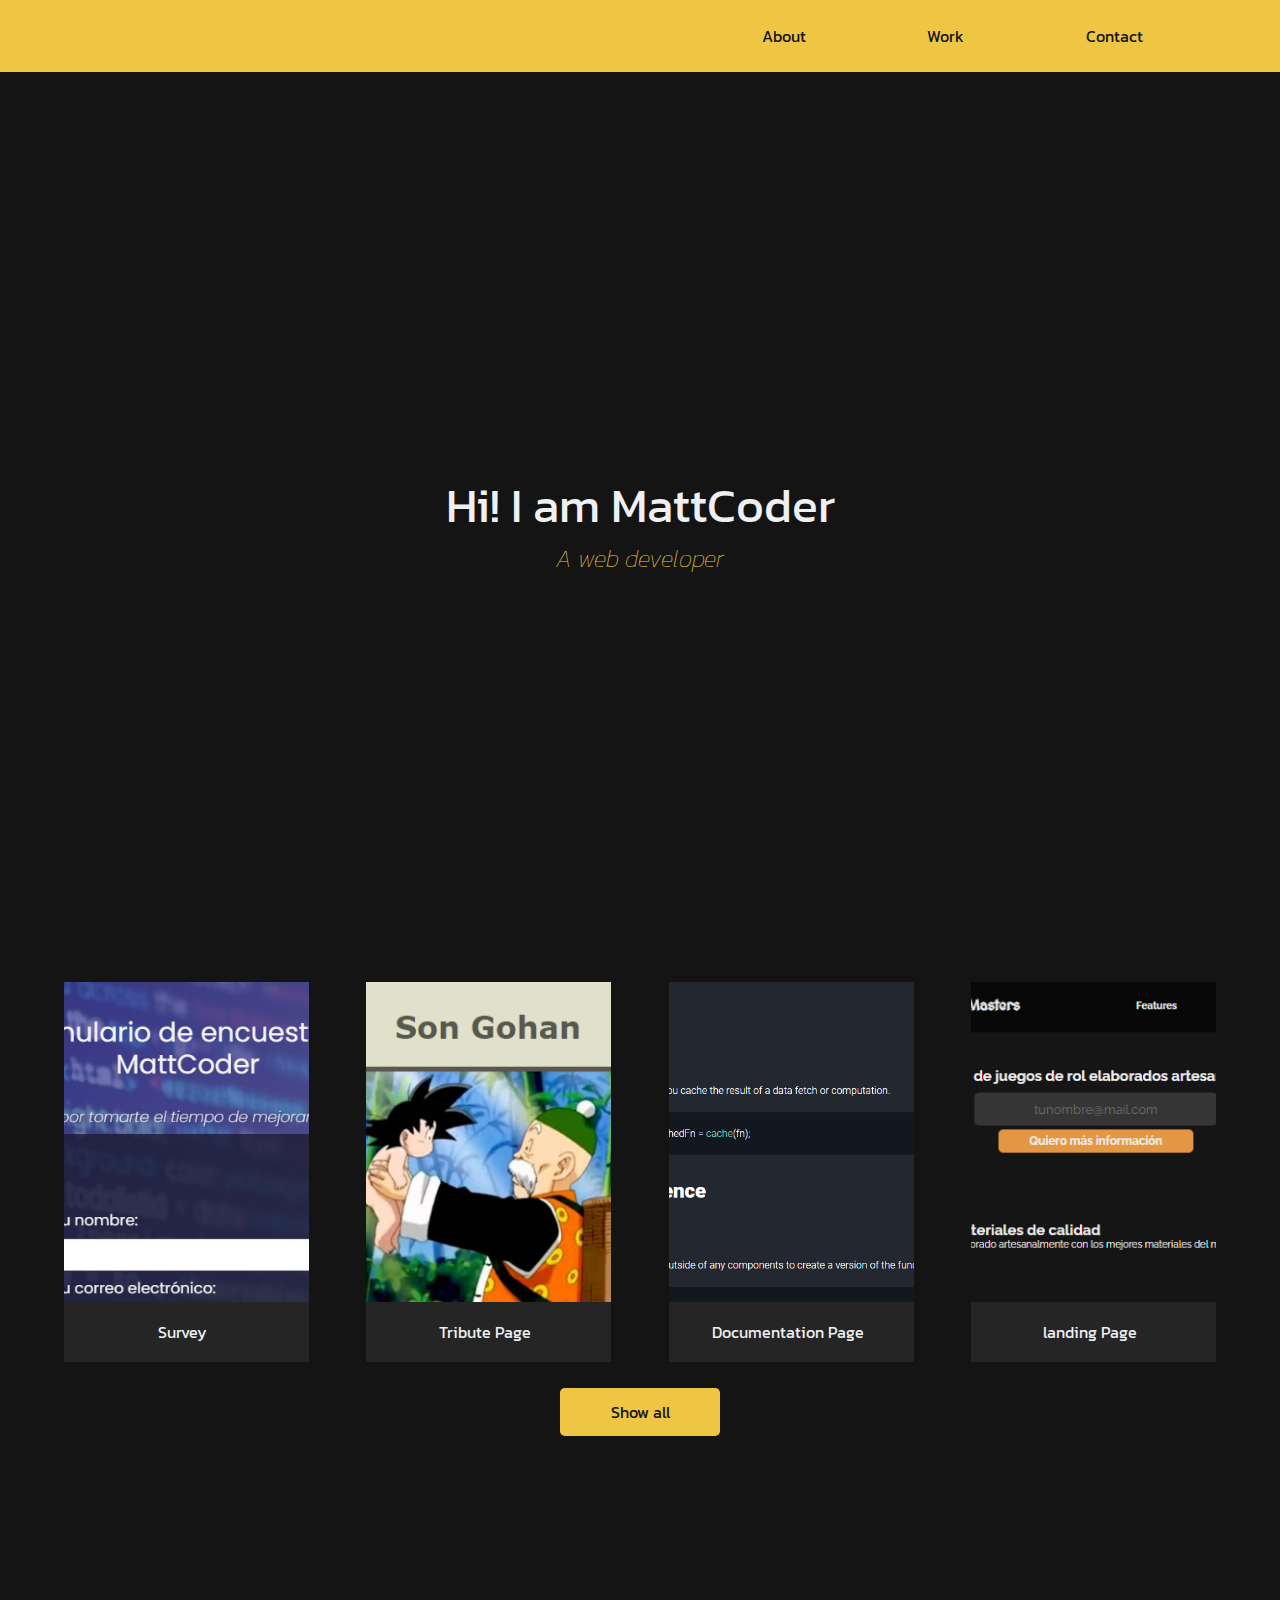
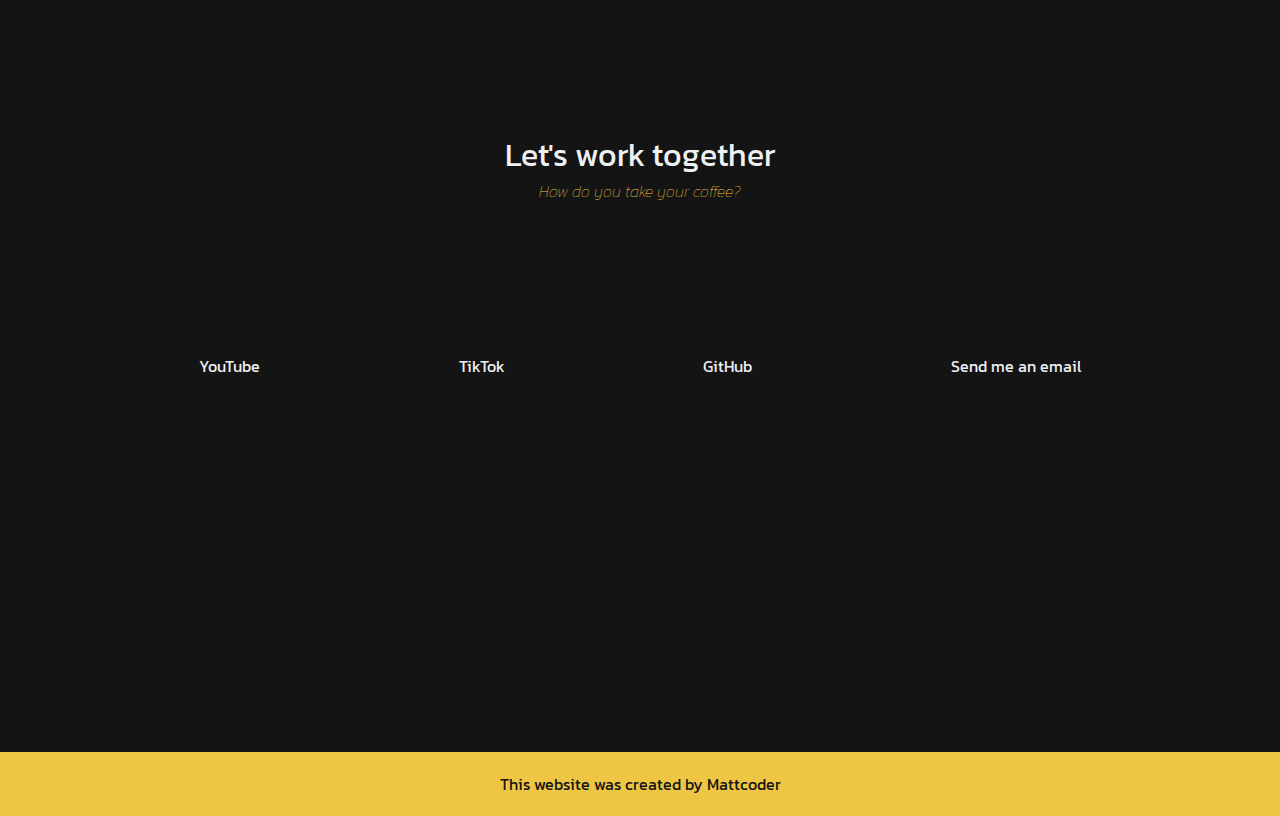
<file: portfolio/index.html>
<!DOCTYPE html>
<html lang="en">
  <head>
    <meta charset="utf-8">
    <link rel="stylesheet" href="styles.css">
    <title>MattCoder Portfolio</title>
    <link rel="stylesheet" href="https://use.fontawesome.com/releases/v5.8.2/css/all.css" integrity="sha384-oS3vJWv+0UjzBfQzYUhtDYW+Pj2yciDJxpsK1OYPAYjqT085Qq/1cq5FLXAZQ7Ay" crossorigin="anonymous">
  </head>
  <body>
    <header>
      <nav id="navbar">
        <span></span>
        <div id="navbar-links">
        <a class="navbar-link" href="#welcome-section">About</a>
        <a class="navbar-link" href="#projects">Work</a>
        <a class="navbar-link" href="#contact">Contact</a>
        </div>
      </nav>
    </header>
    <main>
      <section id="welcome-section">
        <h1>Hi! I am MattCoder</h1>
        <h2 class="text-fancy">A web developer</h2>
      </section>
      <section id="projects">
        <div id="projects-projects">
        <div id="project-survey" class="project-tile">
          <div class="project-image">
          <img src="images/survey-form.png">
          </div>
          <a class="project-link" href="https://mattcoder3.github.io/survey-form/"><span class="hover">&lt</span>Survey<span class="hover">/&gt</span></a>
        </div>
        <div id="project-tribute" class="project-tile">
          <div class="project-image">
          <img src="images/tribute-page.png">
          </div>
          <a class="project-link" href="https://mattcoder3.github.io/tribute-page/"><span class="hover">&lt</span>Tribute Page<span class="hover">/&gt</span></a>
        </div>
        <div id="project-documentation" class="project-tile">
          <div class="project-image">
          <img src="images/documentation-page.png">
          </div>
          <a class="project-link" href="https://mattcoder3.github.io/technical-documentation-page/"><span class="hover">&lt</span>Documentation Page<span class="hover">/&gt</span></a>
        </div>
        <div id="project-landing" class="project-tile">
          <div class="project-image">
          <img src="images/landing-page.png">
          </div>
          <a class="project-link" href="https://mattcoder3.github.io/landing-page/"><span class="hover">&lt</span>landing Page<span class="hover">/&gt</span></a>
          </div>
        </div>
        <div id="profile-link-container">
        <a id="profile-link" target="_blank" href="https://github.com/mattcoder3">Show all</a>
        </div>
      </section>
      <section id="contact">
        <h3>Let's work together</h3>
        <p class="text-fancy">How do you take your coffee?</p>
        <div class="contact-info">
          <a class="contact-link" href="https://youtube.com/@mattcoder3">
            <i class="fab fa-youtube"></i>
            <p>YouTube</p>
          </a>
          <a class="contact-link" href="https://www.tiktok.com/@mattcoder3">
            <i class="fas fa-mobile-alt"></i>
            <p>TikTok</p>
          </a>
          <a class="contact-link" href="https://github.com/mattcoder3">
            <i class="fab fa-github"></i>
            <p>GitHub</p>
          </a>
          <a class="contact-link" href="">
            <i class="fas fa-at"></i>
            <p>Send me an email</p>
          </a>
        </div>
      </section>
    </main>
    <footer>
      <p>This website was created by Mattcoder</p>
    </footer>
  </body>
</html>
</file>
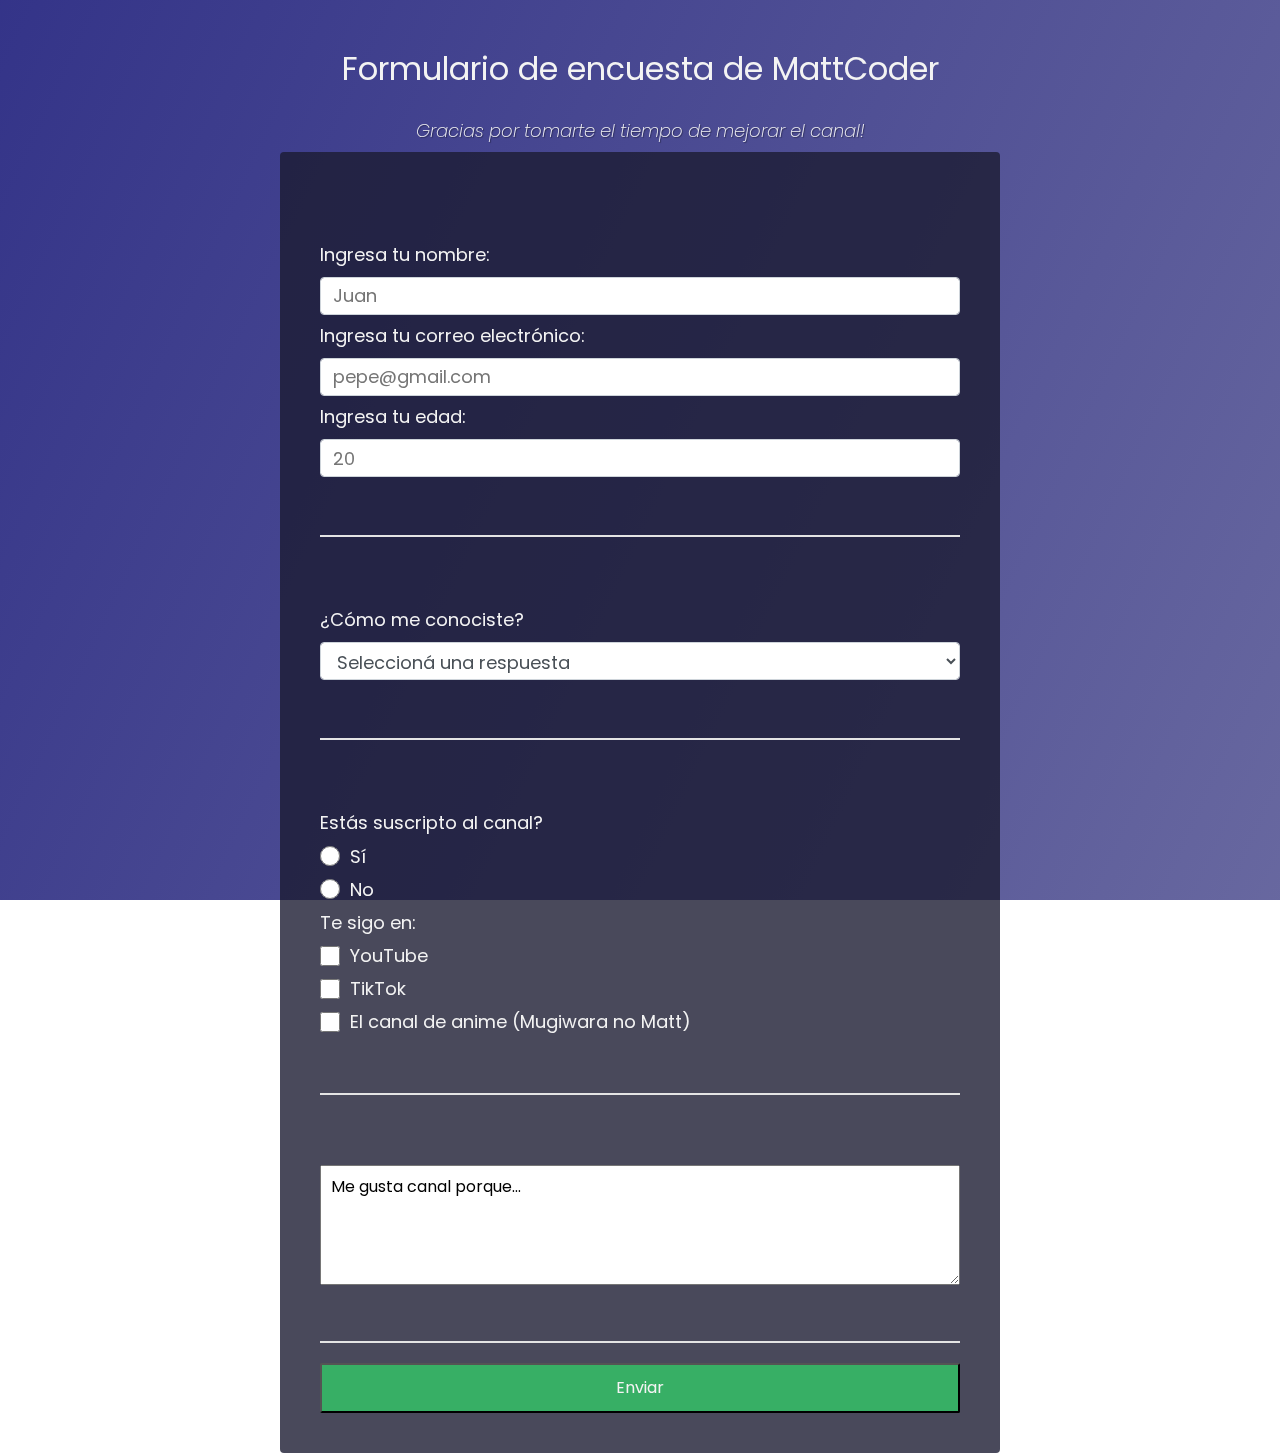
<file: survey-form/index.html>
<!DOCTYPE html>
<html>
  <head>
    <title>Formulario de encuesta</title>
    <meta charset="UTF-8">
    <link rel="stylesheet" href="styles.css" />
  </head>
  <body>
    <div class="container">
    <h1 class="header" id="title">Formulario de encuesta de MattCoder</h1>
    <p class="description" id="description">Gracias por tomarte el tiempo de mejorar el canal!</p>
    <form id="survey-form" >
      <fieldset class="form-group">
      <label id="name-label" for="name" class="label">Ingresa tu nombre:<input id="name" type="text" placeholder="Juan" class="form-control" required></label>
      <label id="email-label" class="label" for="email" >Ingresa tu correo electrónico:<input id="email" placeholder="pepe@gmail.com" type="email" class="form-control" required></label>
      <label id="number-label"  class="label" for="number">Ingresa tu edad:<input id="number" placeholder="20" class="form-control" type="number" min="5" max="250"><label>
    </fieldset>
    <fieldset class="form-group">
    <label class="label">
    ¿Cómo me conociste?
    <select id="dropdown" class="form-control">
      <option value="">Seleccioná una respuesta</option>
      <option value="1">Te encontré en YouTube</option>
      <option value="2">Te recomendó un amigo/conocido</option>
      <option value="3">Otro</option>
    </select>
    </label>
    </fieldset>
    <fieldset class="form-group">
      <p>Estás suscripto al canal?</p>
      <label><input class="input-radio" type="radio" name="suscrito" value="si">Sí</label>
      <label><input class="input-radio" type="radio" name="suscrito" value="no">No</label>
      <p>Te sigo en:</p>
      <label><input  class="input-checkbox" value="yt" type="checkbox" name="follow">YouTube</label>
      <label><input class="input-checkbox" value="tt" type="checkbox" name="follow">TikTok</label>
      <label><input class="input-checkbox" value="mnm" type="checkbox" name="follow">El canal de anime (Mugiwara no Matt)</label>
    </fieldset>
    <fieldset class="form-group">
      <textarea class="input-textarea">Me gusta canal porque...</textarea>
    </fieldset>
    <input class="submit-button" type="submit" value="Enviar" id="submit">
    </form>
    </div>
  </body>
</html>
</file>
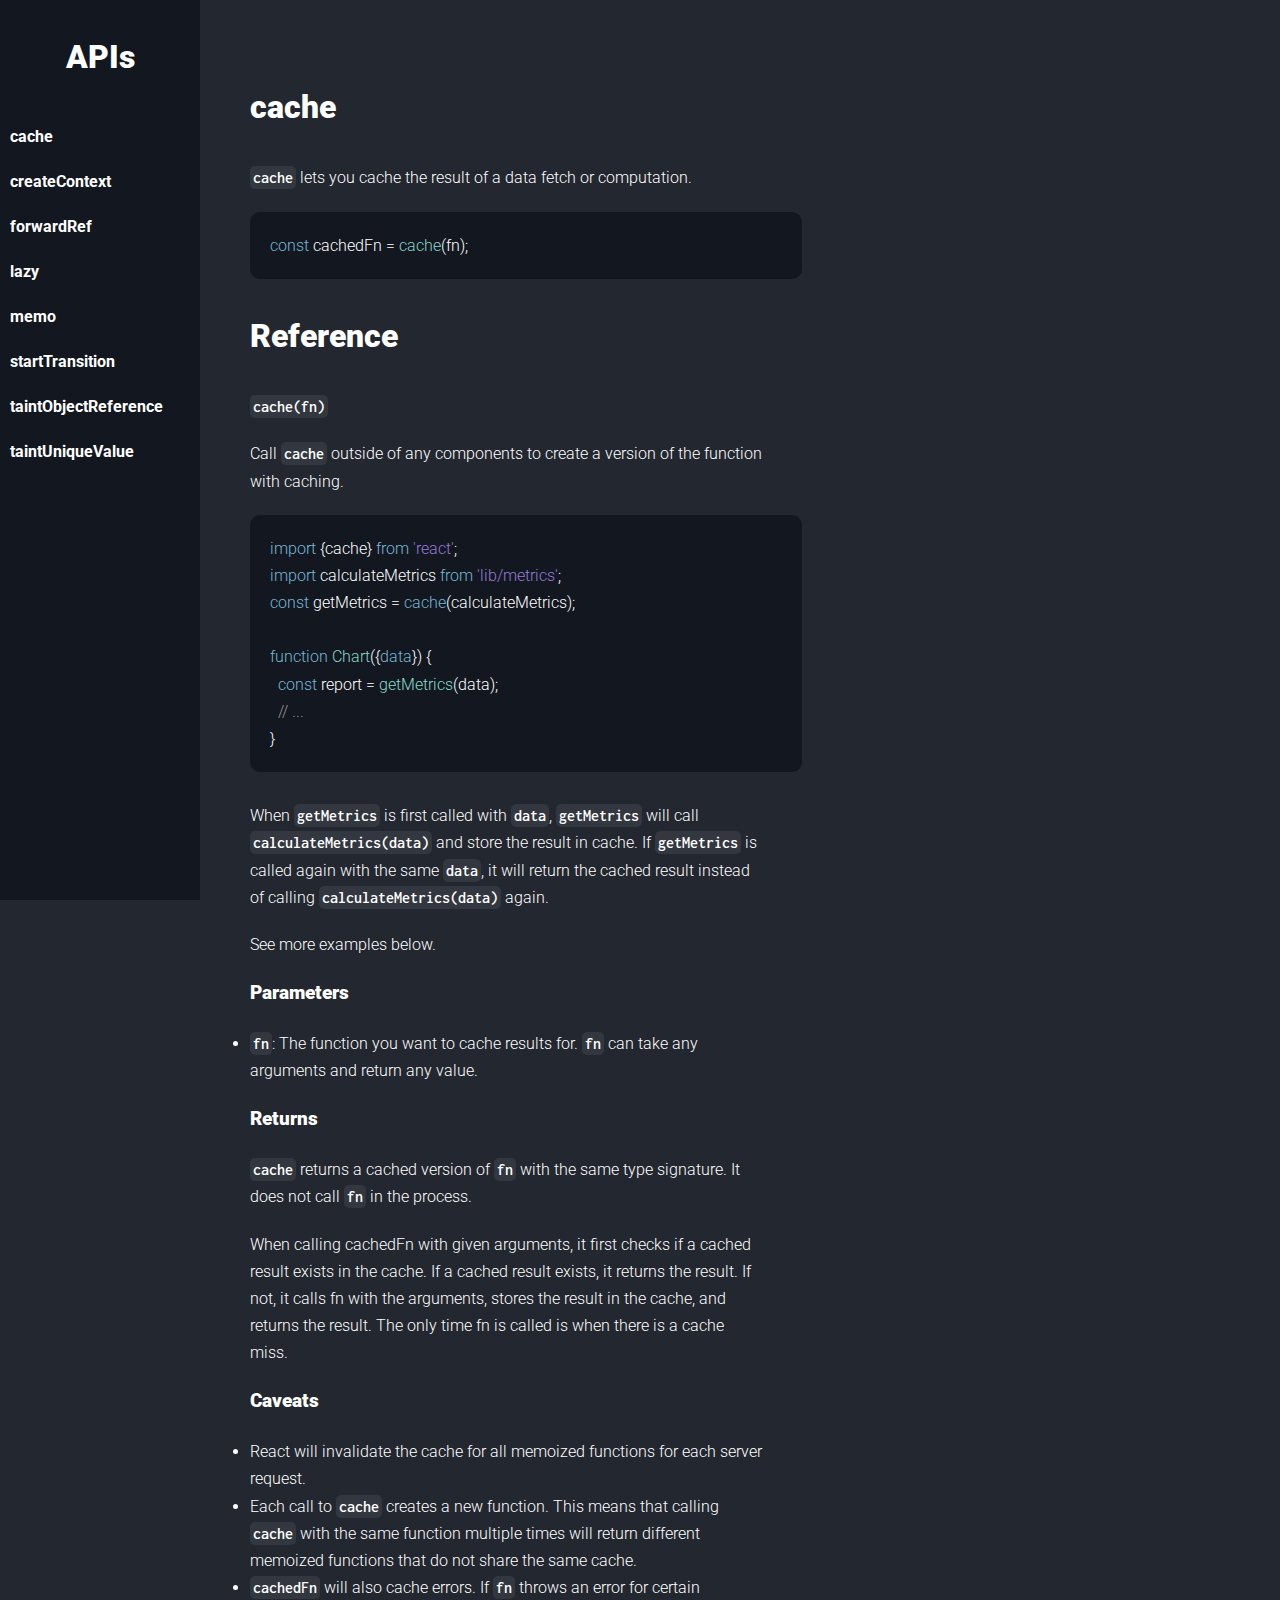
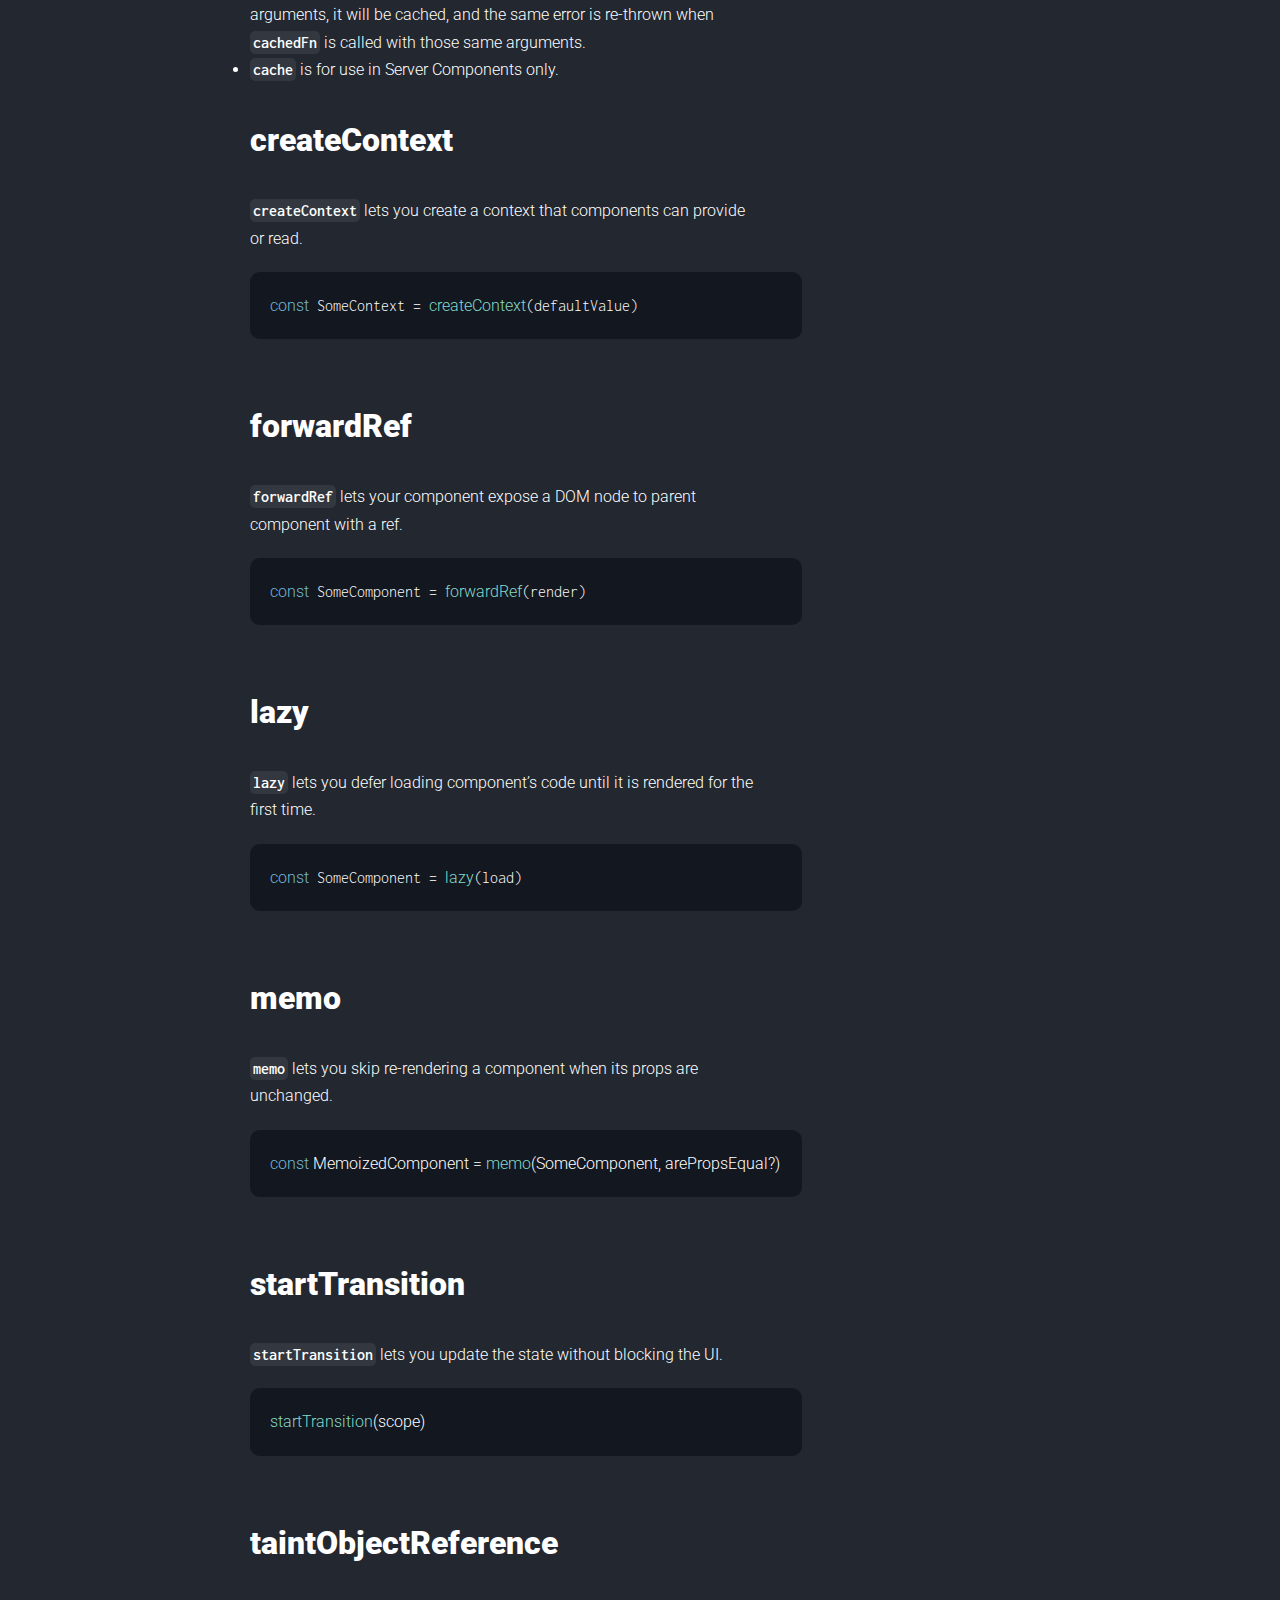
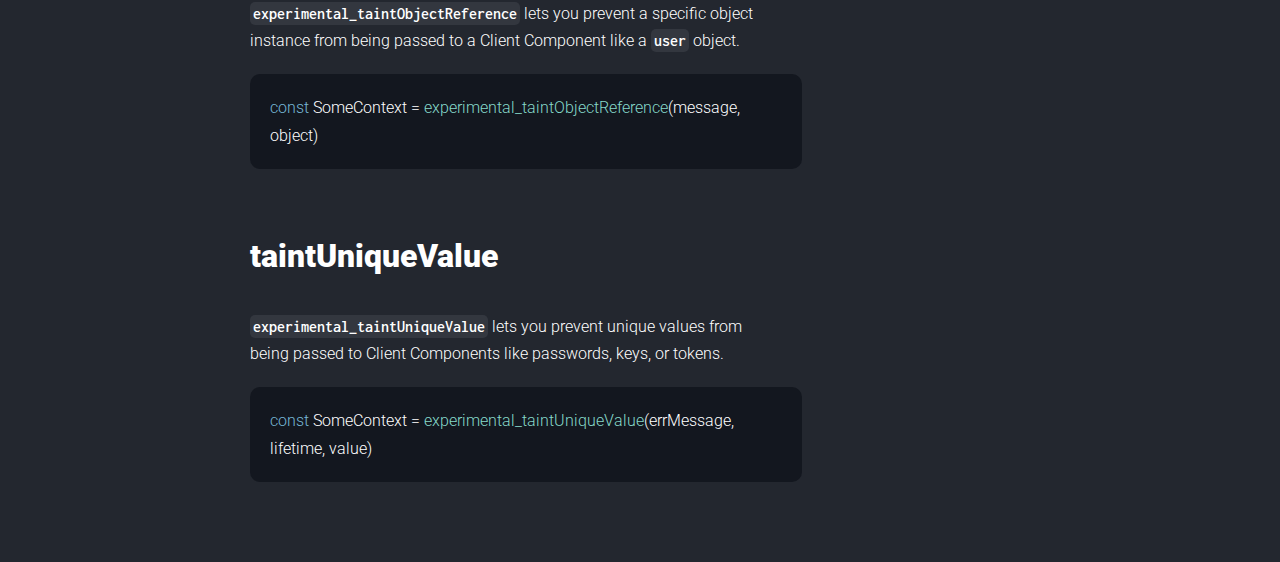
<file: technical-documentation-page/index.html>
<!DOCTYPE html>
<html lang="en">
  <head>
    <link rel="stylesheet" href="./styles.css">
    <link rel="preconnect" href="https://fonts.googleapis.com">
    <title>Documentation Page</title>
<link rel="preconnect" href="https://fonts.gstatic.com" crossorigin>
<link href="https://fonts.googleapis.com/css2?family=Inconsolata:wght@400;600&family=Roboto:wght@300;500;900&display=swap" rel="stylesheet">
  </head>
  <body>
    <nav id="navbar">
      <header>APIs</header>
      <a class="nav-link" href="#cache">cache</a>
      <a class="nav-link" href="#createContext">createContext</a>
      <a class="nav-link"
      href="#forwardRef">forwardRef</a>
      <a class="nav-link"
      href="#lazy">lazy</a>
      <a class="nav-link"
      href="#memo">memo</a>
      <a class="nav-link"
      href="#startTransition">startTransition</a>
      <a class="nav-link"
      href="#taintObjectReference">taintObjectReference</a><a class="nav-link"
      href="#taintUniqueValue">taintUniqueValue</a>
        </nav>
    <main id="main-doc">
      <section class="main-section" id="cache">
        <header id="cache">cache</header>
        <div class="text">
          <p><span class="text-fancy">cache</span> lets you cache the result of a data fetch or computation.</p>
          <div class="snippet">
<code>
<pre>
<span class="keyword">const</span> cachedFn = <span class="definition">cache</span>(fn);
</pre>
</code>
</div>
<h2>Reference</h2>
<p><span class="text-fancy">cache(fn)</span></p>
<p>Call <span class="text-fancy">cache</span> outside of any components to create a version of the function with caching.</p>
<div class="snippet">
<code>
<pre>
<span class="keyword">import</span> {cache} <span class="keyword">from</span> <span class="string">'react'</span>;
<span class="keyword">import</span> calculateMetrics <span class="keyword">from</span> <span class="string">'lib/metrics'</span>;
<span class="keyword">const</span> getMetrics = <span class="keyword">cache</span>(calculateMetrics);

<span class="keyword">function</span> <span class="definition">Chart</span>({<span class="keyword">data</span>}) {
  <span class="keyword">const</span> report = <span class="definition">getMetrics</span>(data);
  <span class="comment">// ...</span>
}
</pre>
</code></div>



<p>When <span class="text-fancy">getMetrics</span> is first called with <span class="text-fancy">data</span>, <span class="text-fancy">getMetrics</span> will call <span class="text-fancy">calculateMetrics(data)</span> and store the result in cache. If <span class="text-fancy">getMetrics</span> is called again with the same <span class="text-fancy">data</span>, it will return the cached result instead of calling <span class="text-fancy">calculateMetrics(data)</span> again.</p>

<p><a>See more examples below.</a></p>

<h3>Parameters</h3>
<li><span class="text-fancy">fn</span>: The function you want to cache results for. <span class="text-fancy">fn</span> can take any arguments and return any value.</li>
<h3>Returns</h3>
<p><span class="text-fancy">cache</span> returns a cached version of <span class="text-fancy">fn</span> with the same type signature. It does not call <span class="text-fancy">fn</span> in the process.</p>

<p>When calling cachedFn with given arguments, it first checks if a cached result exists in the cache. If a cached result exists, it returns the result. If not, it calls fn with the arguments, stores the result in the cache, and returns the result. The only time fn is called is when there is a cache miss.</p>

<h3>Caveats</h3>
<ul>
<li>React will invalidate the cache for all memoized functions for each server request.</li>
<li>Each call to <span class="text-fancy">cache</span> creates a new function. This means that calling <span class="text-fancy">cache</span> with the same function multiple times will return different memoized functions that do not share the same cache.</li>
<li><span class="text-fancy">cachedFn</span> will also cache errors. If <span class="text-fancy">fn</span> throws an error for certain arguments, it will be cached, and the same error is re-thrown when <span class="text-fancy">cachedFn</span> is called with those same arguments.</li>
<li><span class="text-fancy">cache</span> is for use in Server Components only.</li>
</ul>
        </div>
      </section>
      <section class="main-section" id="createContext">
        <header id="createContext">createContext</header>
        <div class="text">
          <p><span class="text-fancy">createContext</span> lets you create a context that components can provide or read.</p>

<div class="snippet">
  <code>
<span class="keyword">const</span> SomeContext = <span class="definition">createContext</span>(defaultValue)
</code></div>
        </div>
      </section>


      <section class="main-section" id="forwardRef">
        <header id="forwardRef">forwardRef</header>
        <div class="text">
          <p><span class="text-fancy">forwardRef</span>  lets your component expose a DOM node to parent component with a ref.</p>

<div class="snippet">
<code>
<span class="keyword">const</span> SomeComponent = <span class="definition">forwardRef</span>(render)</code></div>
        </div>
      </section>


      <section class="main-section" id="lazy">
        <header id="lazy">lazy</header>
        <div class="text">
          <p><span class="text-fancy">lazy</span> lets you defer loading component’s code until it is rendered for the first time.</p>

<div class="snippet">
<code>
<span class="keyword">const</span> SomeComponent = <span class="definition">lazy</span>(load)</code></div>
        </div>
      </section>


      <section class="main-section" id="memo">
        <header id="memo">memo</header>
        <div class="text">
          <p><span class="text-fancy">memo</span> lets you skip re-rendering a component when its props are unchanged.</p>

<div class="snippet">
<span class="keyword">const</span> MemoizedComponent = <span class="definition">memo</span>(SomeComponent, arePropsEqual?)</div>
        </div>
      </section>


      <section class="main-section" id="startTransition">
        <header id="startTransition">startTransition</header>
        <div class="text">
          <p><span class="text-fancy">startTransition</span> lets you update the state without blocking the UI.</p>

<div class="snippet"><span class="definition">startTransition</span>(scope)</div>
        </div>
      </section>


      <section class="main-section" id="taintObjectReference">
        <header id="taintObjectReference">taintObjectReference</header>
        <div class="text">
          <p><span class="text-fancy">experimental_taintObjectReference</span> lets you prevent a specific object instance from being passed to a Client Component like a <span class="text-fancy">user</span> object.</p>

<div class="snippet">
<span class="keyword">const</span> SomeContext = <span class="definition">experimental_taintObjectReference</span>(message, object)</div>
        </div>
      </section>


      <section class="main-section" id="taintUniqueValue">
        <header id="taintUniqueValue">taintUniqueValue</header>
        <div class="text">
          <p><span class="text-fancy">experimental_taintUniqueValue</span> lets you prevent unique values from being passed to Client Components like passwords, keys, or tokens.</p>

<div class="snippet">
<span class="keyword">const</span> SomeContext = <span class="definition">experimental_taintUniqueValue</span>(errMessage, lifetime, value)</div>
        </div>
      </section>


    </main>
  </body>
</html>
</file>
<file: portfolio/styles.css>
@import url('https://fonts.googleapis.com/css2?family=Kanit:ital,wght@0,300;0,400;0,700;1,100;1,200&display=swap');

:root {
  --background: #141414;
  --secondary: #EEC643;
  --font: #EEF0F2;
  --terciary: #252525;
}

* {
  margin: 0;
  padding: 0;
  box-sizing: border-box;
  font-family: 'Kanit', sans-serif;
  font-weight: 400;
  transition: 0.1s;
}

main {
  display: flex;
  flex-direction: column;
  padding-top: 4.5em;
  color: var(--font);
  background-color: var(--background);
}

.project-tile {
  overflow: hidden;
  display: flex;
  flex-direction: column;
  justify-content: center;
  align-items: center;
  transition: 0.1s;
  cursor: pointer;
}

.project-image {
  height: 80%;
  overflow: hidden;
}

.project-image img {
  max-height: 150%;
  object-fit: cover;
}

.project-link {
  height: 20%;
}

#welcome-section {
  height: 100vh;
  display: flex;
  flex-direction: column;
  justify-content: center;
  align-items: center;
}

#projects {
  display: flex;
  flex-direction: column;
  padding: 0 5%;
}

#contact {
  height: 100vh;
  display: flex;
  flex-direction: column;
  justify-content: center;
  align-items: center;
}

#projects-projects {
  display: grid;
  grid-template-columns: repeat(auto-fit,minmax(12.5em,1fr));
  grid-auto-rows: minmax(40%,25em);
  gap: 5%;
}

main a {
  color: var(--font);
}

a {
  text-decoration: none;
  cursor: pointer;
  color: var(--background);
}

h1 {
  font-size: 3em;
}

.text-fancy {
  color: var(--secondary);
  font-weight: 100;
  font-style: italic;
}

header {
  height: 4.5em;
  z-index: 1000;
  width: 100%;
  position: fixed;
  background-color: var(--secondary);
  color: var(--background);
}

#navbar {
  height: 100%;
  padding: 0 1em;
  display: flex;
  justify-content: space-between;
}

#navbar-links {
  width: 50%;
  height: 100%;
  display: flex;
  justify-content: space-evenly;
  align-items: center;
}

footer {
  background-color: var(--secondary);
  height: 4em;
  color: var(--background);
  display: flex;
  justify-content: center;
  align-items: center;
}

h3 {
  font-size: 2em;
}

.contact-info {
  width: 100%;
  height: 30%;
  display: flex;
  align-items: center;
  justify-content: space-evenly;
}

.contact-link {
  display: flex;
  height: 5em;
  flex-direction: column;
  justify-content: space-between;
  align-items: center;
  transition: 0.1s;
}

.contact-link i {
  font-size: 2.5em;
}

.project-tile a {
  height: 15%;
  width: 100%;
  background-color: var(--terciary);
  color: var(--font);
  display: flex;
  align-items: center;
  justify-content: center;
}

.contact-link:hover {
  transform: scale(1.5);
  transition: 0.1s;
}

.hover {
  padding: 0.3em;
  font-weight: 400;
  color: var(--terciary);
  transition: 0.1s;
}

.project-tile:hover .hover {
  transition: 0.1s;
  color: var(--secondary);
}

#profile-link-container {
  height: 5em;
  width: 100%;
  display: flex;
  justify-content: center;
  align-items: center;
}

#profile-link {
  height: 3em;
  width: 10em;
  background-color: var(--secondary);
  color: var(--background);
  border-radius: 0.3em;
  display: flex;
  justify-content: center;
  align-items: center;
  transition: 0.1s;
}

#profile-link:hover {
  transform: scale(1.2);
}

navbar a:hover {
  transform: scale(1.2)
}

@media (max-width: 600px){
  html {
    font-size: 12px;
  }
}

@media (max-width: 300px){
  html {
    font-size: 8px;
  }
}

@media (max-width: 250px){
  html {
    font-size: 6px;
  }
}
</file>
<file: survey-form/styles.css>
@import url('https://fonts.googleapis.com/css?family=Poppins:200i,400&display=swap');

:root {
  --color-white: #f3f3f3;
  --color-darkblue: #1b1b32;
  --color-darkblue-alpha: rgba(27, 27, 50, 0.8);
  --color-green: #37af65;
}

*,
*::before,
*::after {
  box-sizing: border-box;
}

body {
  font-family: 'Poppins', sans-serif;
  font-size: 1rem;
  font-weight: 400;
  line-height: 1.4;
  color: var(--color-white);
  margin: 0;
}

/* mobile friendly alternative to using background-attachment: fixed */
body::before {
  content: '';
  position: fixed;
  top: 0;
  left: 0;
  height: 100%;
  width: 100%;
  z-index: -1;
  background: var(--color-darkblue);
  background-image: linear-gradient(
      115deg,
      rgba(58, 58, 158, 0.8),
      rgba(136, 136, 206, 0.7)
    ),
    url(https://images.rawpixel.com/image_800/cHJpdmF0ZS9sci9pbWFnZXMvd2Vic2l0ZS8yMDIyLTA1L3AtMjAwLWV5ZS0wMzQyNzAyLmpwZw.jpg?s=tN28_tbEAWTdu-kW8tbV6pVB_5U_G7eeY2ht69lxXas);
  background-size: cover;
  background-repeat: no-repeat;
  background-position: center;
}

.label {
  display: block;
}

h1 {
  font-weight: 400;
  line-height: 1.2;
}

p {
  font-size: 1.125rem;
}

h1,
p {
  margin-top: 0;
  margin-bottom: 0.5rem;
}

label {
  display: flex;
  align-items: center;
  font-size: 1.125rem;
  margin-bottom: 0.5rem;
}

input,
button,
select,
textarea {
  margin: 0;
  font-family: inherit;
  font-size: inherit;
  line-height: inherit;
}

button {
  border: none;
}

.container {
  width: 100%;
  margin: 3.125rem auto 0 auto;
}

@media (min-width: 576px) {
  .container {
    max-width: 540px;
  }
}

@media (min-width: 768px) {
  .container {
    max-width: 720px;
  }
}

.header {
  padding: 0 0.625rem;
  text-align: center;
  margin-bottom: 1.875rem;
}

.description {
  font-style: italic;
  font-weight: 200;
  text-align: center;
  text-shadow: 1px 1px 1px rgba(0, 0, 0, 0.4);
}

.clue {
  margin-left: 0.25rem;
  font-size: 0.9rem;
  color: #e4e4e4;
}

/* form */

form {
  background: var(--color-darkblue-alpha);
  padding: 2.5rem 0.625rem;
  border-radius: 0.25rem;
}

@media (min-width: 480px) {
  form {
    padding: 2.5rem;
  }
}

.form-group {
  margin: 0 auto 1.25rem auto;
  border: none;
  border-bottom: 2px solid #e4e4e4;
  padding: 50px 0;
}

.form-control {
  display: block;
  width: 100%;
  height: 2.375rem;
  padding: 0.375rem 0.75rem;
  color: #495057;
  background-color: #fff;
  background-clip: padding-box;
  border: 1px solid #ced4da;
  border-radius: 0.25rem;
  transition: border-color 0.15s ease-in-out, box-shadow 0.15s ease-in-out;
  margin-top: 10px;
}

.form-control:focus {
  border-color: #80bdff;
  outline: 0;
  box-shadow: 0 0 0 0.2rem rgba(0, 123, 255, 0.25);
}

.input-radio,
.input-checkbox {
  display: inline-block;
  margin-right: 0.625rem;
  min-height: 1.25rem;
  min-width: 1.25rem;
}

.input-textarea {
  min-height: 120px;
  width: 100%;
  padding: 0.625rem;
  resize: vertical;
}

.submit-button {
  display: block;
  width: 100%;
  padding: 0.75rem;
  background: var(--color-green);
  color: inherit;
  border-radius: 2px;
  cursor: pointer;
}
</file>
<file: technical-documentation-page/styles.css>
* {
  font-family: Roboto, sans-serif;
  font-weight: 300;
  color: #fff;
  margin: 0;
  padding: 0;
  line-height: 1.7;
}

body {
  padding: 0;
  margin: 0;
}

main {
  background-color: #23272f;
  overflow-x: hidden;
  padding: 50px;
  padding-left: 250px;
  display: flex;
  justify-content: center;
  flex-direction: column;
}

.text {
  width: 40vw;
}

header, h2, h3 {
  font-weight: 900;
}

header, h2 {
  font-size: 32px;
  margin: 30px 0;
}

h3 {
  margin: 20px 0;
}

p {
  margin-bottom: 20px;
}

code {
  font-family: Inconsolata, monospace;
}

.snippet {
  background-color: #13171f;
  border-radius: 10px;
  min-height: 20px;
  padding: 20px;
  width: 100%;
  height: auto;
  margin-bottom: 30px;
}

.text-fancy {
  font-family: Inconsolata, monospace;
  font-weight: 600;
  padding: 3px;
  background-color: #33373f;
  border-radius: 5px;
}

.keyword {
  color: #77b7d7;
}

.definition {
  color: #86d9ca;
}

.string {
  color: #977cdc;
}

.comment {
  color: #999;
}

#navbar {
  float: left;
  position: fixed;
  display: flex;
  flex-direction: column;
  background-color: #13171f;
  width: 200px;
  height: 100%;
}

#navbar header {
  text-align: center;
}

.nav-link {
  height: 45px;
  width: 90%;
  line-height: 45px;
  text-decoration: none;
  font-weight: bold;
  padding-left: 10px;
}

.nav-link:hover{
  background-color: #33373f;
  border-radius: 0 30px 30px 0;
}
@media (min-width: 500px) and (max-width: 1000px){
  #navbar {
    width: 110px;
    font-size: 10px;
  }

  main {
    padding-left: 150px;
    padding-right: 40px;
  }

  .snippet {
    width: 90%;
  }

  .nav-link {
    height: 30px;
    width: 92%;
    line-height: 30px;
    padding-left: 5px;
  }

  .text {
    width: 70vw;
  }
}

@media (max-width: 500px){

  #navbar {
    opacity: 0;
  }

  main {
    padding: 10px;
  }

  .snippet {
    width: 95%;
    font-size: 12px;
  }

  .text {
    width: 80vw;
  }

  ul {
    list-style-type: none;
  }
}
</file>
